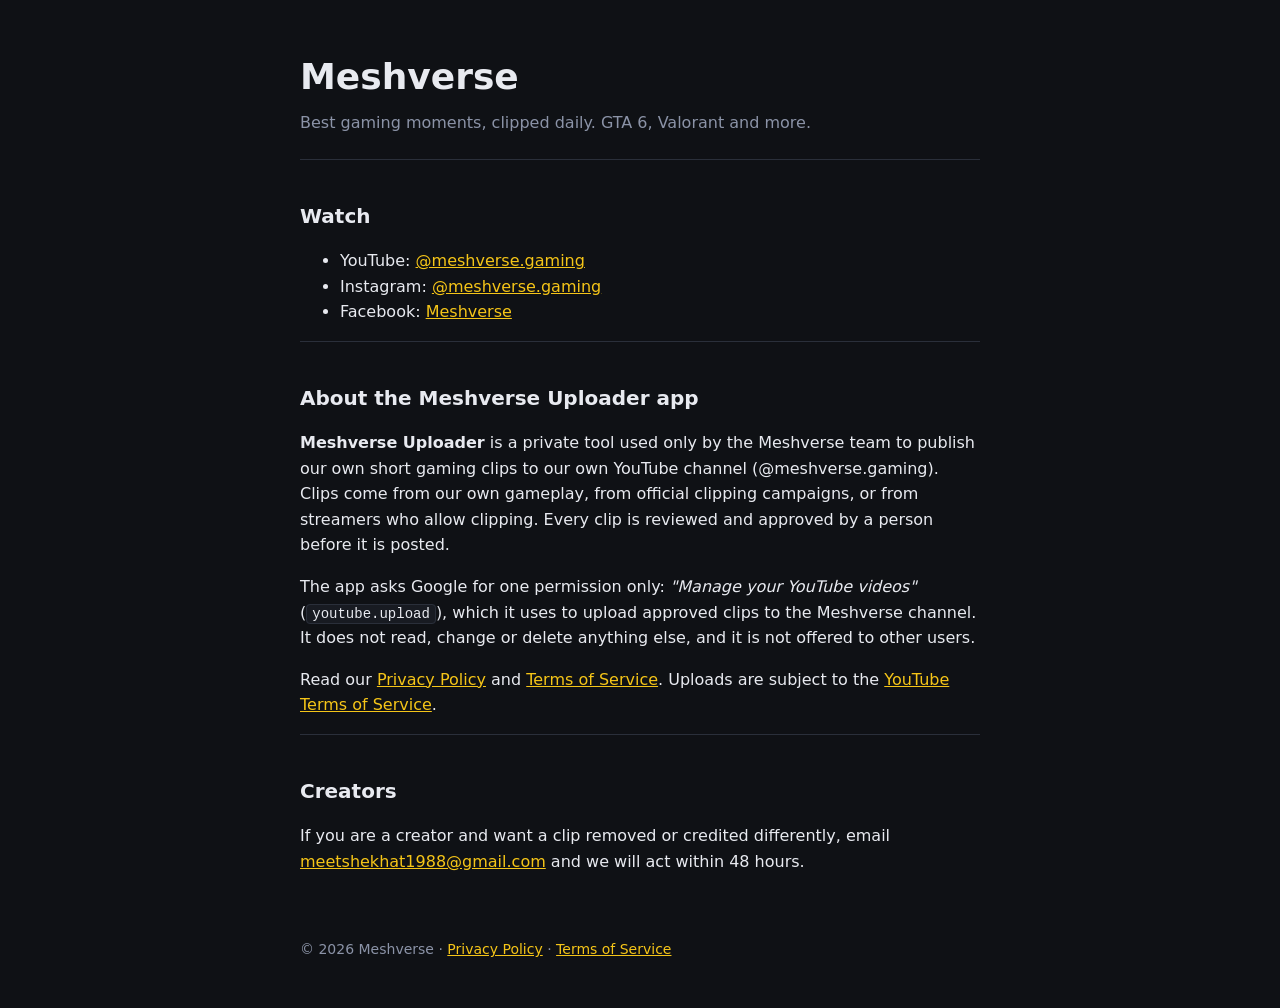
<file: index.html>
<!doctype html>
<html lang="en">
<head>
<meta charset="utf-8">
<meta name="viewport" content="width=device-width, initial-scale=1">
<meta name="google-site-verification" content="WLBSE8WGcZyy_i0AHBKnN-fm_PerdqibvOPIB9C7GfA" />
<title>Meshverse · Gaming moments, clipped daily</title>
<meta name="description" content="Meshverse posts short gaming highlight clips to YouTube Shorts and Instagram Reels.">
<link rel="stylesheet" href="style.css">
</head>
<body>
<main>
  <h1>Meshverse</h1>
  <p class="tag">Best gaming moments, clipped daily. GTA 6, Valorant and more.</p>

  <section>
    <h2>Watch</h2>
    <ul>
      <li>YouTube: <a href="https://www.youtube.com/@meshverse.gaming">@meshverse.gaming</a></li>
      <li>Instagram: <a href="https://www.instagram.com/meshverse.gaming/">@meshverse.gaming</a></li>
      <li>Facebook: <a href="https://www.facebook.com/profile.php?id=61596852691968">Meshverse</a></li>
    </ul>
  </section>

  <section>
    <h2>About the Meshverse Uploader app</h2>
    <p>
      <strong>Meshverse Uploader</strong> is a private tool used only by the Meshverse team to publish
      our own short gaming clips to our own YouTube channel (@meshverse.gaming). Clips come from our own
      gameplay, from official clipping campaigns, or from streamers who allow clipping. Every clip is
      reviewed and approved by a person before it is posted.
    </p>
    <p>
      The app asks Google for one permission only: <em>"Manage your YouTube videos"</em>
      (<code>youtube.upload</code>), which it uses to upload approved clips to the Meshverse channel.
      It does not read, change or delete anything else, and it is not offered to other users.
    </p>
    <p>Read our <a href="privacy.html">Privacy Policy</a> and <a href="terms.html">Terms of Service</a>.
      Uploads are subject to the <a href="https://www.youtube.com/t/terms">YouTube Terms of Service</a>.</p>
  </section>

  <section>
    <h2>Creators</h2>
    <p>
      If you are a creator and want a clip removed or credited differently, email
      <a href="mailto:meetshekhat1988@gmail.com">meetshekhat1988@gmail.com</a> and we will act within 48 hours.
    </p>
  </section>
</main>
<footer>© 2026 Meshverse · <a href="privacy.html">Privacy Policy</a> · <a href="terms.html">Terms of Service</a></footer>
</body>
</html>
</file>
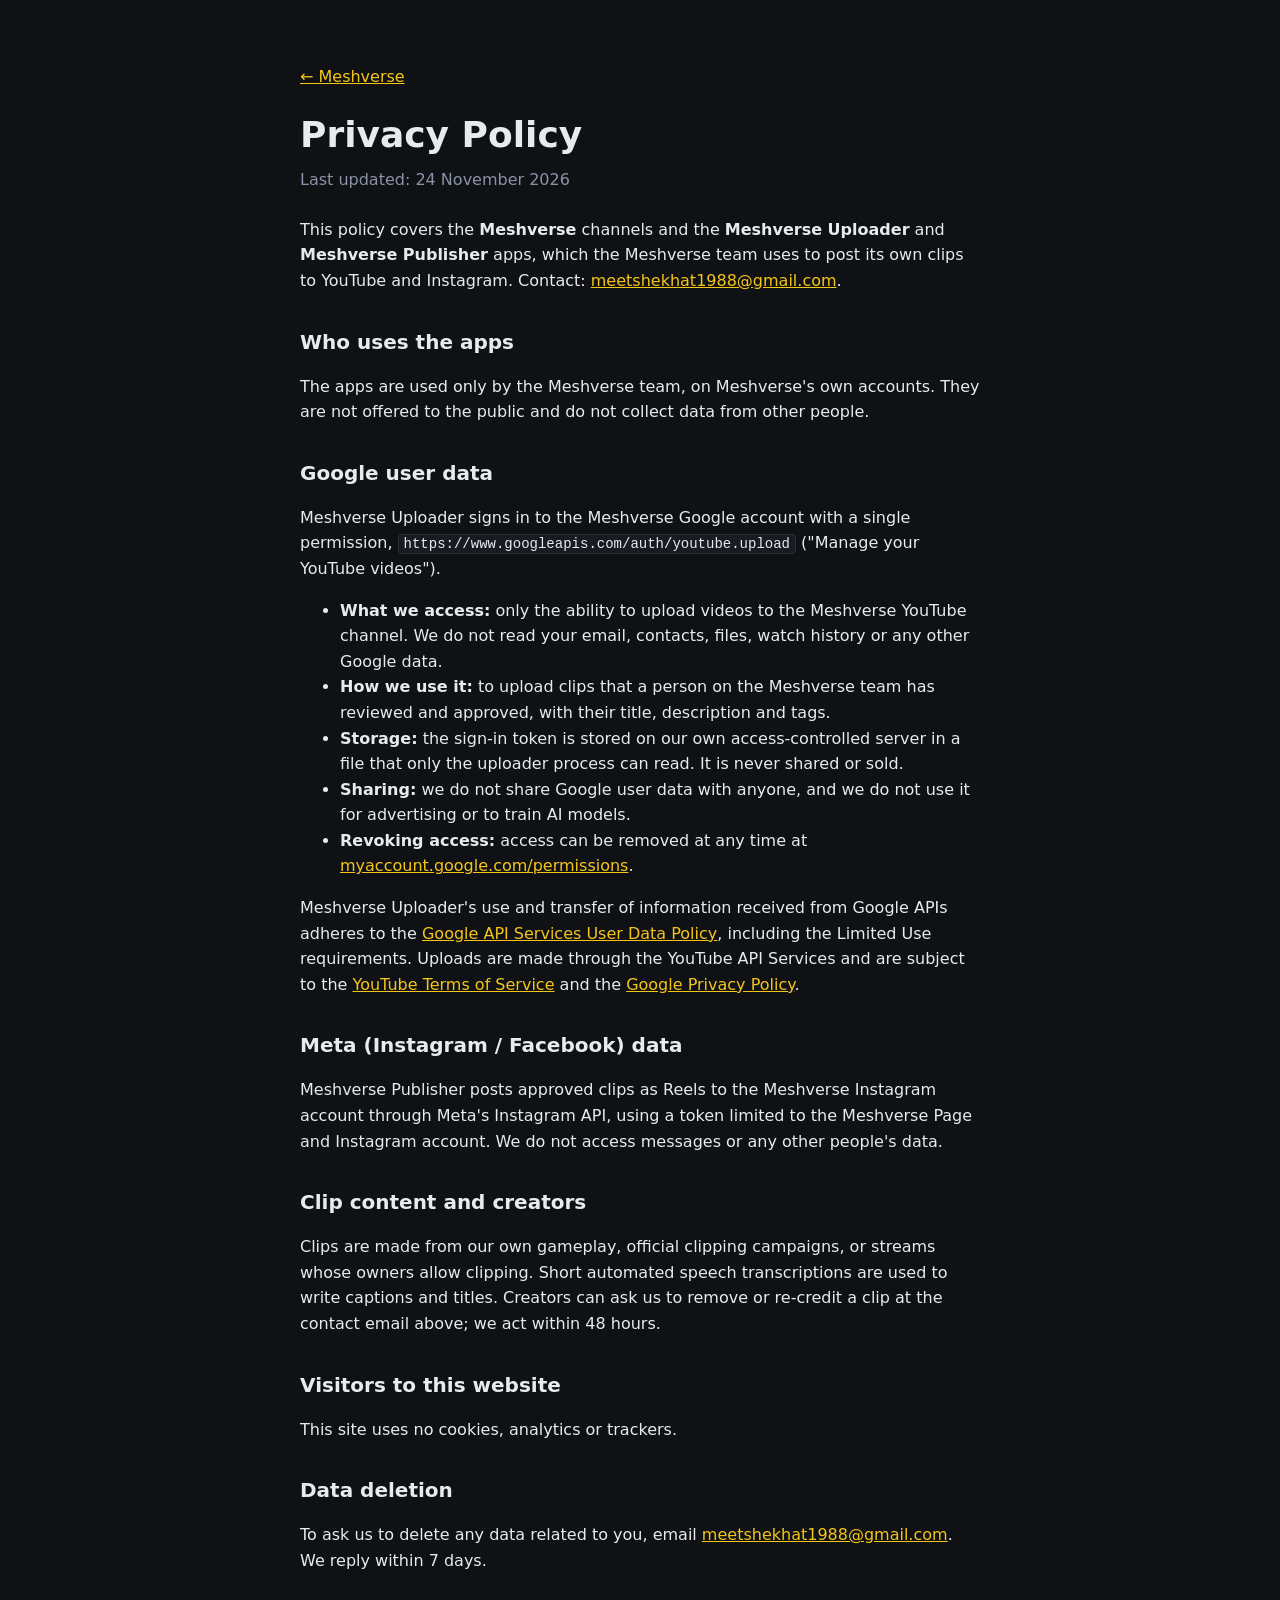
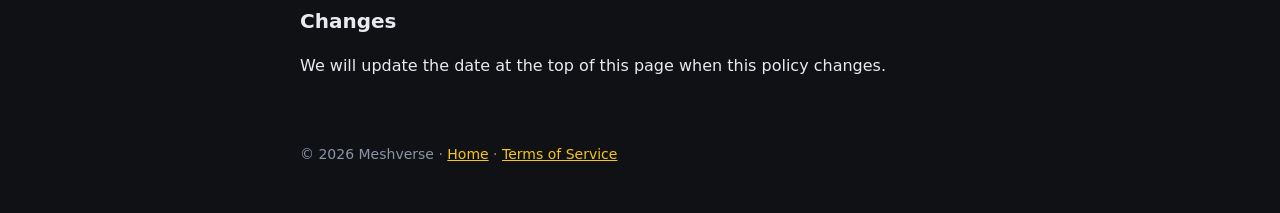
<file: privacy.html>
<!doctype html>
<html lang="en">
<head>
<meta charset="utf-8">
<meta name="viewport" content="width=device-width, initial-scale=1">
<title>Privacy Policy · Meshverse</title>
<link rel="stylesheet" href="style.css">
</head>
<body>
<main>
  <p><a href="index.html">← Meshverse</a></p>
  <h1>Privacy Policy</h1>
  <p class="tag">Last updated: 24 November 2026</p>

  <p>
    This policy covers the <strong>Meshverse</strong> channels and the <strong>Meshverse Uploader</strong>
    and <strong>Meshverse Publisher</strong> apps, which the Meshverse team uses to post its own clips to
    YouTube and Instagram. Contact: <a href="mailto:meetshekhat1988@gmail.com">meetshekhat1988@gmail.com</a>.
  </p>

  <h2>Who uses the apps</h2>
  <p>
    The apps are used only by the Meshverse team, on Meshverse's own accounts. They are not offered to
    the public and do not collect data from other people.
  </p>

  <h2>Google user data</h2>
  <p>
    Meshverse Uploader signs in to the Meshverse Google account with a single permission,
    <code>https://www.googleapis.com/auth/youtube.upload</code> ("Manage your YouTube videos").
  </p>
  <ul>
    <li><strong>What we access:</strong> only the ability to upload videos to the Meshverse YouTube channel.
      We do not read your email, contacts, files, watch history or any other Google data.</li>
    <li><strong>How we use it:</strong> to upload clips that a person on the Meshverse team has reviewed
      and approved, with their title, description and tags.</li>
    <li><strong>Storage:</strong> the sign-in token is stored on our own access-controlled server in a
      file that only the uploader process can read. It is never shared or sold.</li>
    <li><strong>Sharing:</strong> we do not share Google user data with anyone, and we do not use it for
      advertising or to train AI models.</li>
    <li><strong>Revoking access:</strong> access can be removed at any time at
      <a href="https://myaccount.google.com/permissions">myaccount.google.com/permissions</a>.</li>
  </ul>
  <p>
    Meshverse Uploader's use and transfer of information received from Google APIs adheres to the
    <a href="https://developers.google.com/terms/api-services-user-data-policy">Google API Services User Data Policy</a>,
    including the Limited Use requirements. Uploads are made through the YouTube API Services and are
    subject to the <a href="https://www.youtube.com/t/terms">YouTube Terms of Service</a> and the
    <a href="https://policies.google.com/privacy">Google Privacy Policy</a>.
  </p>

  <h2>Meta (Instagram / Facebook) data</h2>
  <p>
    Meshverse Publisher posts approved clips as Reels to the Meshverse Instagram account through Meta's
    Instagram API, using a token limited to the Meshverse Page and Instagram account. We do not access
    messages or any other people's data.
  </p>

  <h2>Clip content and creators</h2>
  <p>
    Clips are made from our own gameplay, official clipping campaigns, or streams whose owners allow
    clipping. Short automated speech transcriptions are used to write captions and titles. Creators can
    ask us to remove or re-credit a clip at the contact email above; we act within 48 hours.
  </p>

  <h2>Visitors to this website</h2>
  <p>This site uses no cookies, analytics or trackers.</p>

  <h2>Data deletion</h2>
  <p>
    To ask us to delete any data related to you, email
    <a href="mailto:meetshekhat1988@gmail.com">meetshekhat1988@gmail.com</a>. We reply within 7 days.
  </p>

  <h2>Changes</h2>
  <p>We will update the date at the top of this page when this policy changes.</p>
</main>
<footer>© 2026 Meshverse · <a href="index.html">Home</a> · <a href="terms.html">Terms of Service</a></footer>
</body>
</html>
</file>
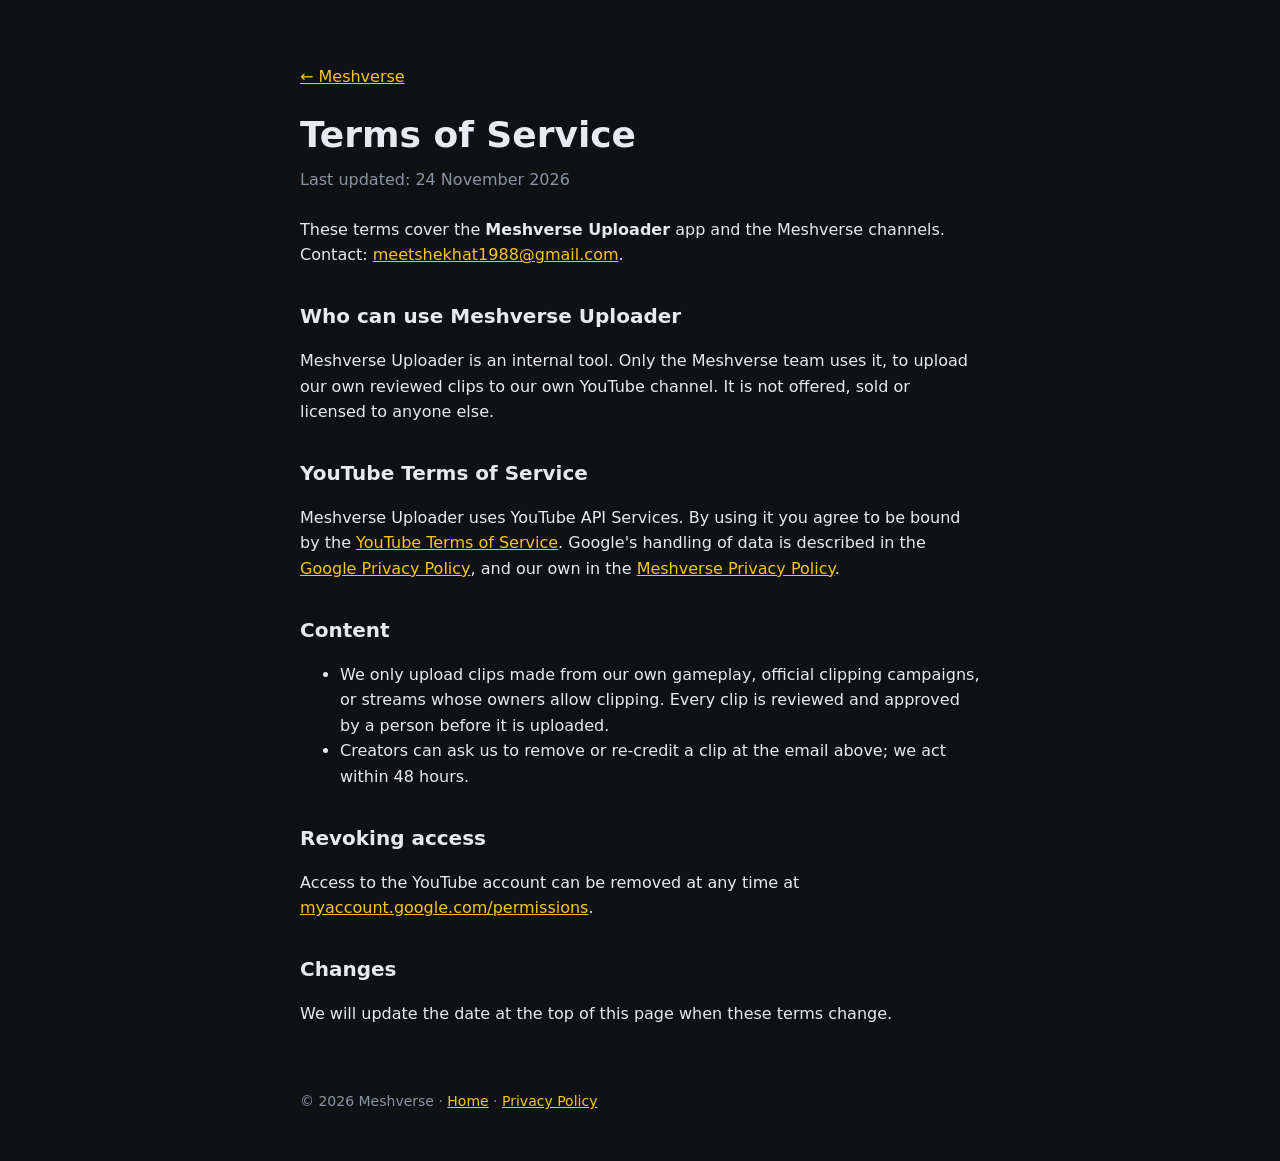
<file: terms.html>
<!doctype html>
<html lang="en">
<head>
<meta charset="utf-8">
<meta name="viewport" content="width=device-width, initial-scale=1">
<title>Terms of Service · Meshverse</title>
<link rel="stylesheet" href="style.css">
</head>
<body>
<main>
  <p><a href="index.html">← Meshverse</a></p>
  <h1>Terms of Service</h1>
  <p class="tag">Last updated: 24 November 2026</p>

  <p>
    These terms cover the <strong>Meshverse Uploader</strong> app and the Meshverse channels.
    Contact: <a href="mailto:meetshekhat1988@gmail.com">meetshekhat1988@gmail.com</a>.
  </p>

  <h2>Who can use Meshverse Uploader</h2>
  <p>
    Meshverse Uploader is an internal tool. Only the Meshverse team uses it, to upload our own
    reviewed clips to our own YouTube channel. It is not offered, sold or licensed to anyone else.
  </p>

  <h2>YouTube Terms of Service</h2>
  <p>
    Meshverse Uploader uses YouTube API Services. By using it you agree to be bound by the
    <a href="https://www.youtube.com/t/terms">YouTube Terms of Service</a>. Google's handling of data is
    described in the <a href="https://policies.google.com/privacy">Google Privacy Policy</a>, and our own
    in the <a href="privacy.html">Meshverse Privacy Policy</a>.
  </p>

  <h2>Content</h2>
  <ul>
    <li>We only upload clips made from our own gameplay, official clipping campaigns, or streams whose
      owners allow clipping. Every clip is reviewed and approved by a person before it is uploaded.</li>
    <li>Creators can ask us to remove or re-credit a clip at the email above; we act within 48 hours.</li>
  </ul>

  <h2>Revoking access</h2>
  <p>
    Access to the YouTube account can be removed at any time at
    <a href="https://myaccount.google.com/permissions">myaccount.google.com/permissions</a>.
  </p>

  <h2>Changes</h2>
  <p>We will update the date at the top of this page when these terms change.</p>
</main>
<footer>© 2026 Meshverse · <a href="index.html">Home</a> · <a href="privacy.html">Privacy Policy</a></footer>
</body>
</html>
</file>
<file: style.css>
:root { --bg:#0f1115; --card:#181b22; --line:#2a2f3a; --text:#e8eaf0; --dim:#8b93a7; --accent:#f5c518; }
* { box-sizing: border-box; }
body { margin:0; background:var(--bg); color:var(--text); font:16px/1.6 system-ui, -apple-system, "Segoe UI", sans-serif; }
main { max-width:720px; margin:0 auto; padding:48px 20px 24px; }
h1 { font-size:36px; margin:0 0 4px; }
h2 { font-size:20px; margin:32px 0 8px; }
.tag { color:var(--dim); margin:0 0 24px; }
a { color:var(--accent); }
code { background:var(--card); border:1px solid var(--line); border-radius:4px; padding:1px 5px; font-size:14px; }
section { border-top:1px solid var(--line); padding-top:8px; }
footer { max-width:720px; margin:0 auto; padding:24px 20px 48px; color:var(--dim); font-size:14px; }
</file>
